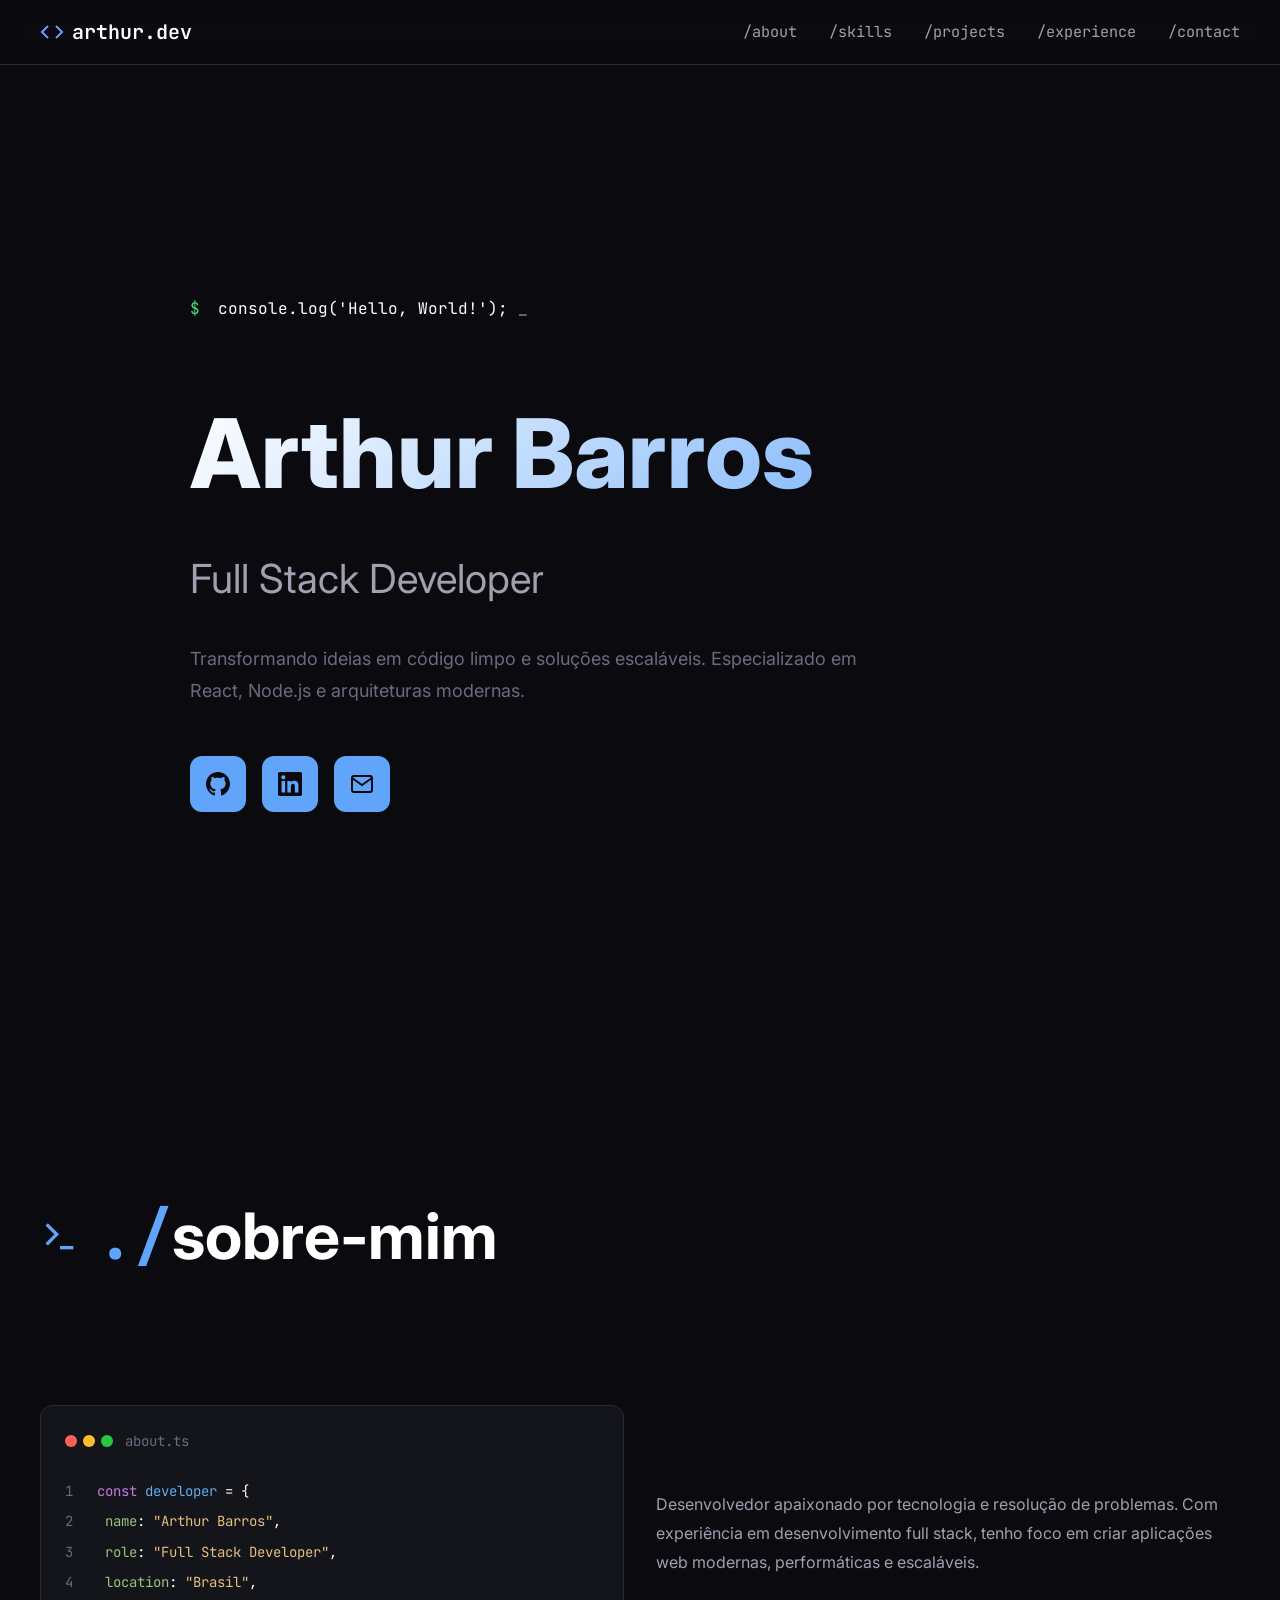
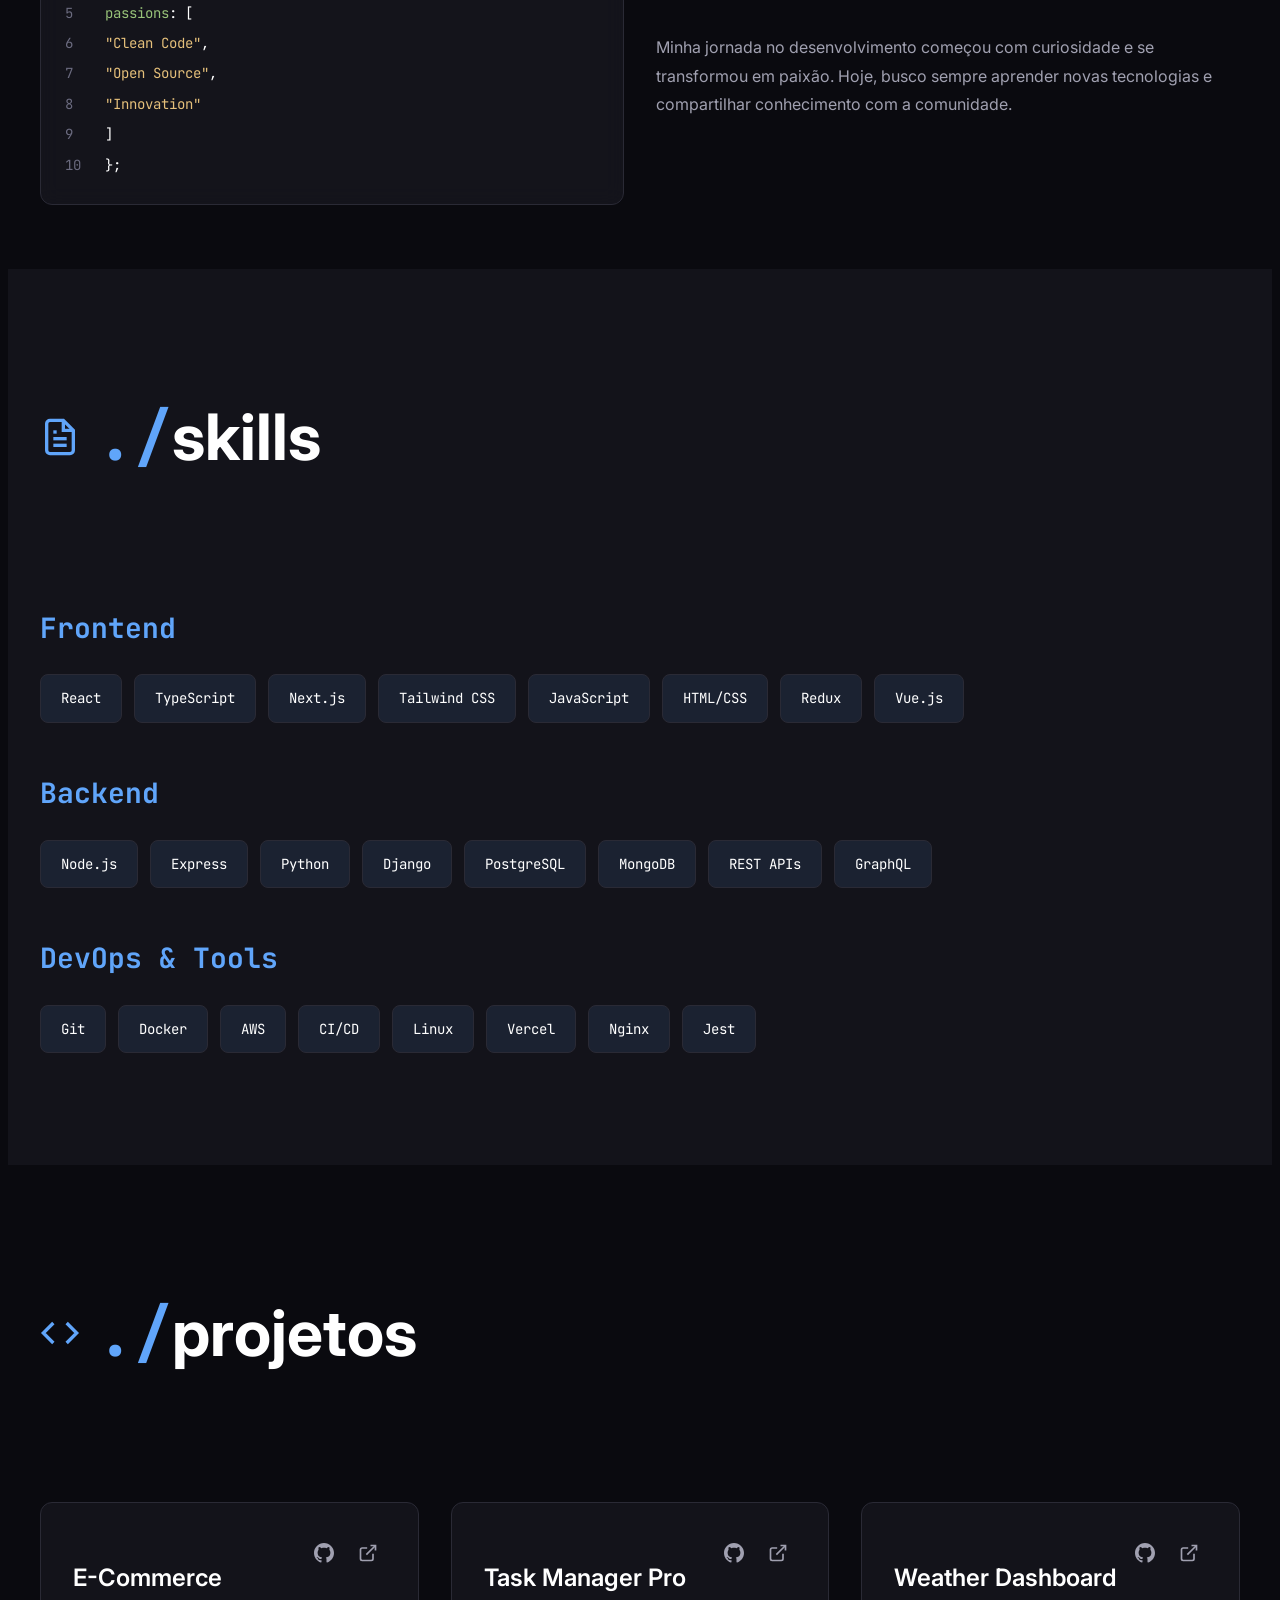
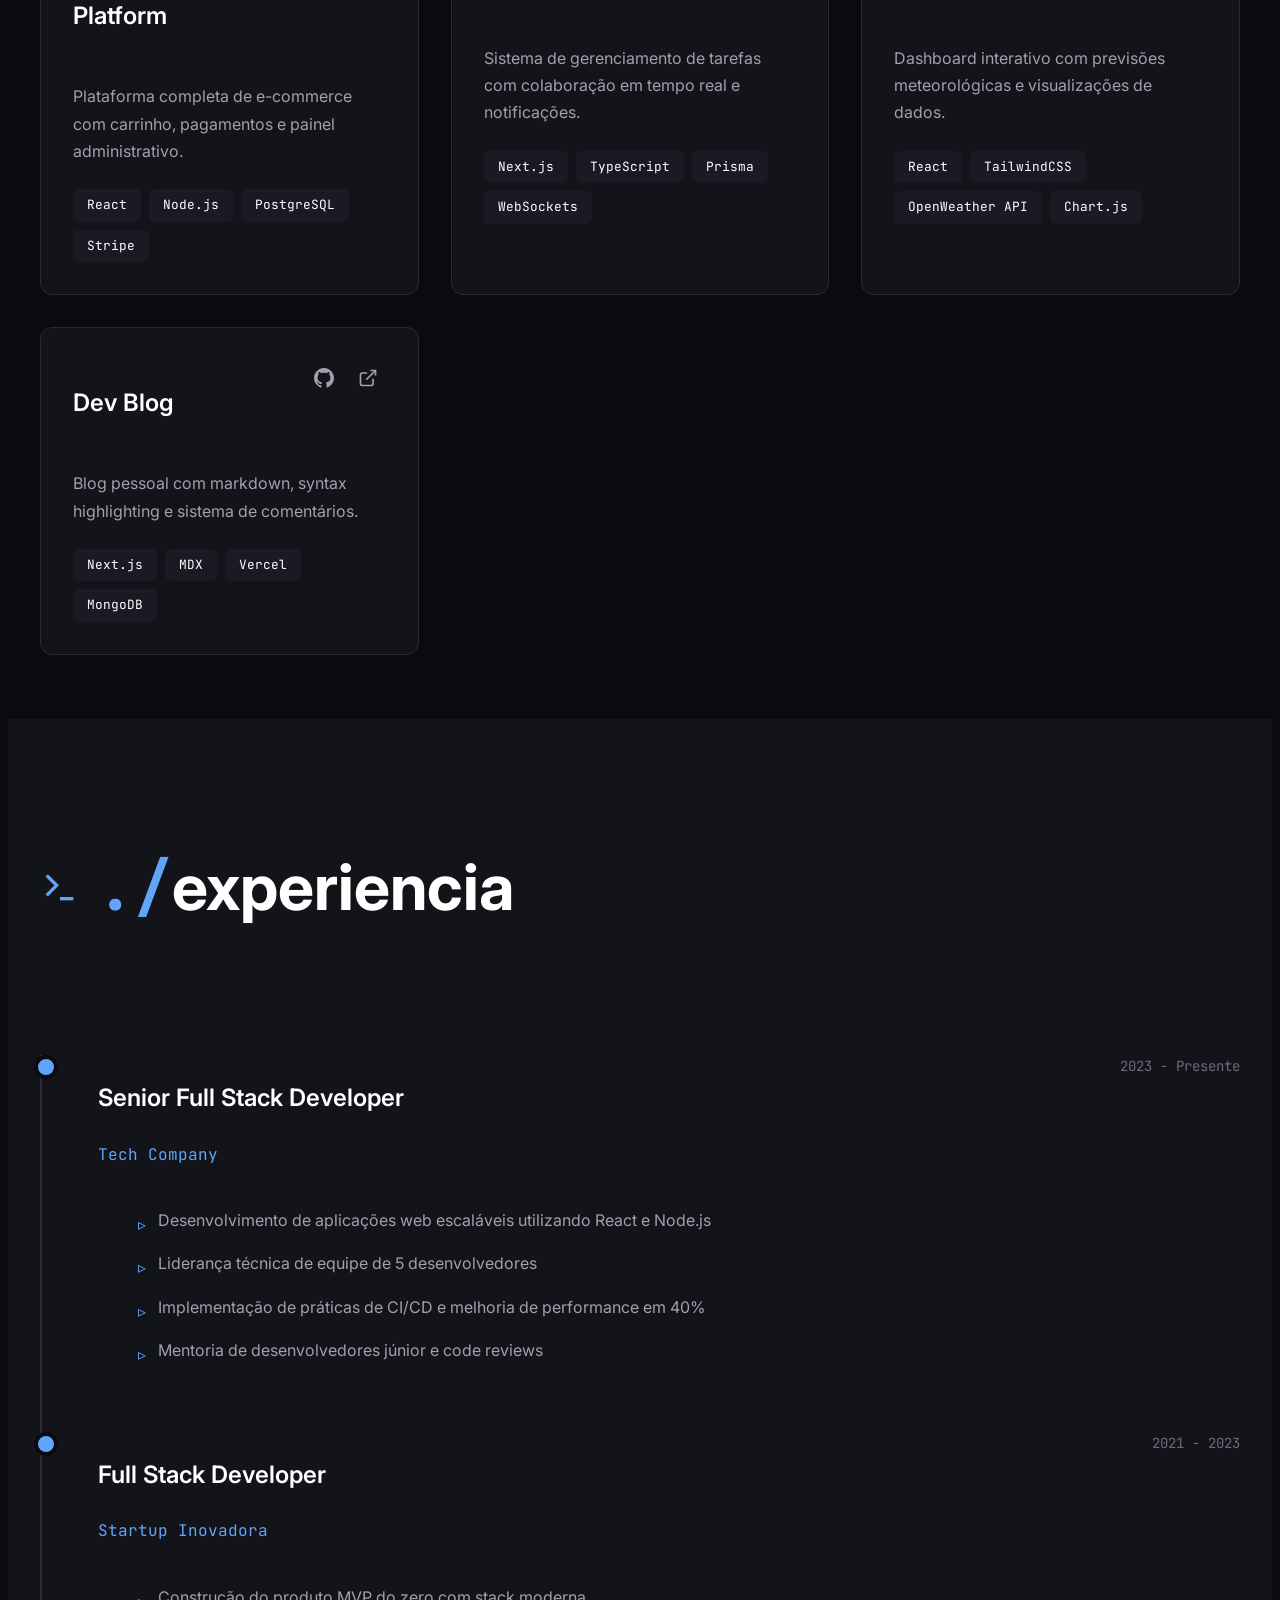
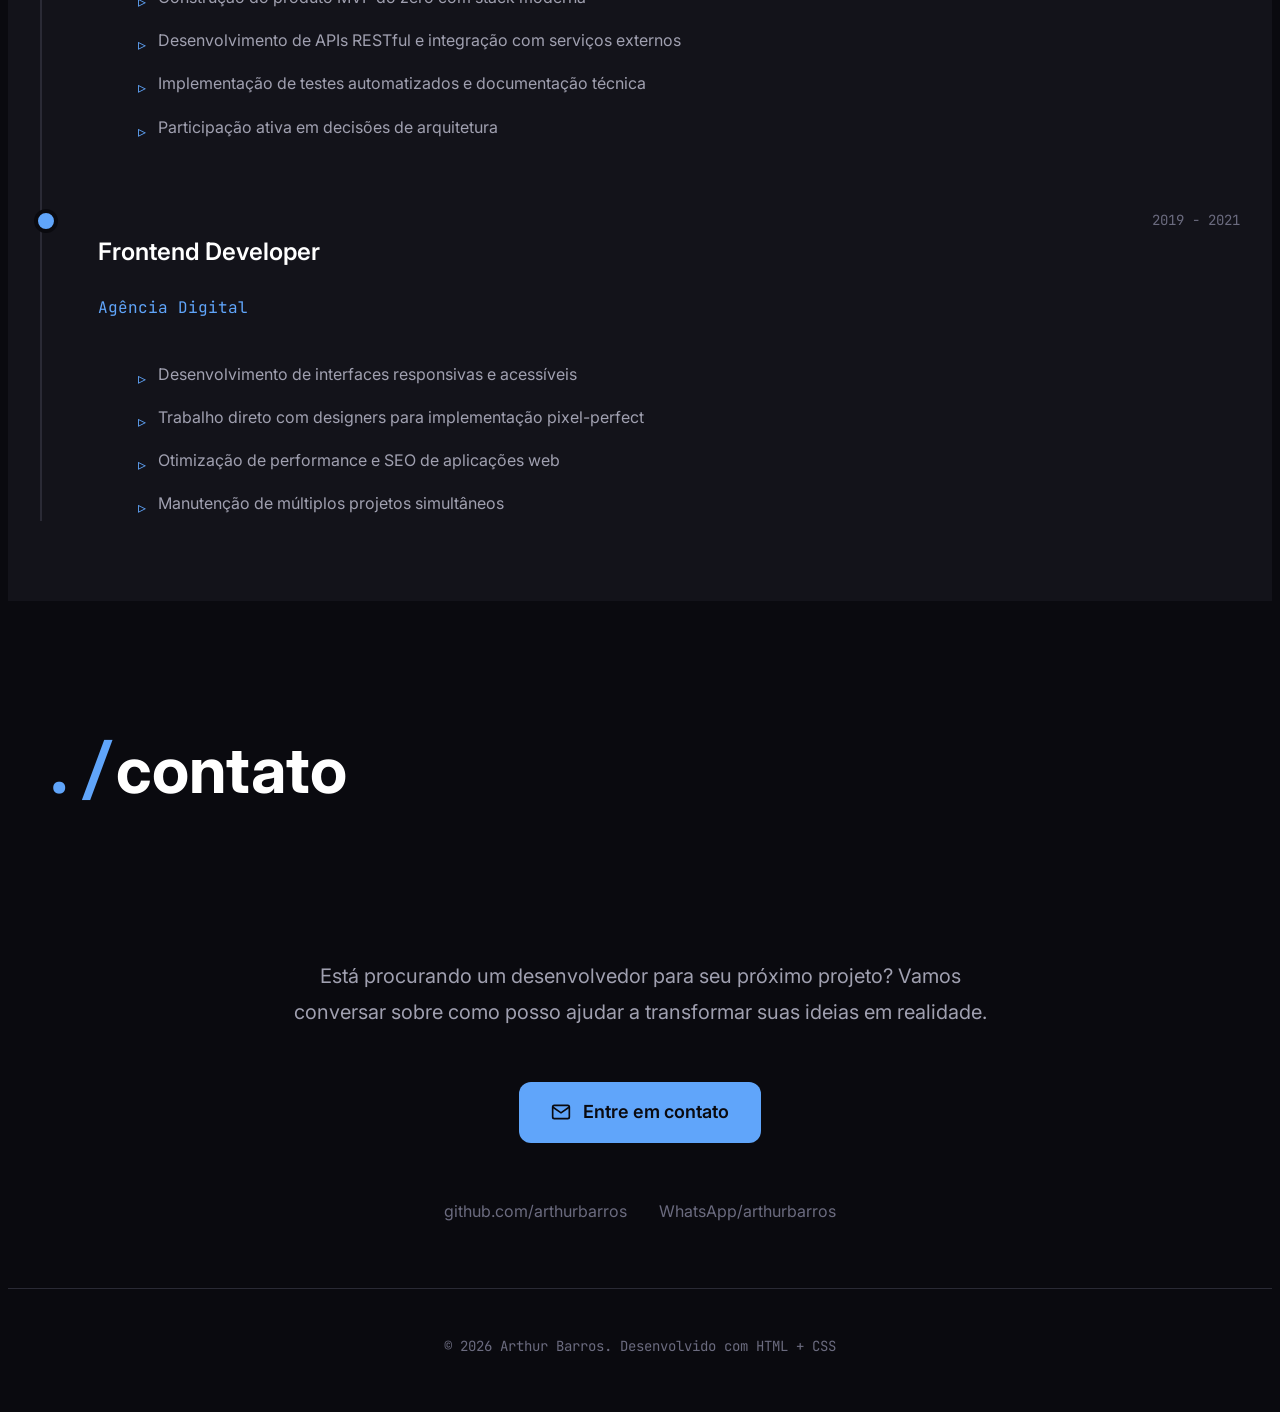
<file: index.html>
<!DOCTYPE html>
<html lang="pt-BR">

<head>
    <meta charset="UTF-8">
    <title>Portfólio Daniel Desenvolvedor</title>

    <meta name="description" content="Site de portfólio com projetos HTML CSS e JavaScript">
    <link rel="stylesheet" href="styles/style.css">
    <link rel="preconnect" href="https://fonts.googleapis.com">
    <link rel="preconnect" href="https://fonts.gstatic.com" crossorigin>
    <link
        href="https://fonts.googleapis.com/css2?family=Inter:wght@400;500;600;700;800&family=JetBrains+Mono:wght@400;500;600&display=swap"
        rel="stylesheet">
</head>

<body>

    <nav class="navbar">
        <div class="nav-container">
            <div class="nav-logo">
                <svg class="logo-icon" width="24" height="24" viewBox="0 0 24 24" fill="none" stroke="currentColor"
                    stroke-width="2">
                    <polyline points="16 18 22 12 16 6"></polyline>
                    <polyline points="8 6 2 12 8 18"></polyline>
                </svg>
                <span>arthur.dev</span>
            </div>
            <div class="nav-links">
                <a href="#about">/about</a>
                <a href="#skills">/skills</a>
                <a href="#projects">/projects</a>
                <a href="#experience">/experience</a>
                <a href="#contact">/contact</a>
            </div>
        </div>
    </nav>

    <!-- Hero Section -->
    <section class="hero">
        <div class="hero-container">
            <div class="terminal-line">
                <span class="terminal-prompt">$</span>
                <span class="terminal-text">console.log('Hello, World!');</span>
                <span class="cursor">_</span>
            </div>
            <h1 class="hero-title">Arthur Barros</h1>
            <p class="hero-subtitle">Full Stack Developer</p>
            <p class="hero-description">
                Transformando ideias em código limpo e soluções escaláveis.
                Especializado em React, Node.js e arquiteturas modernas.
            </p>
            <div class="social-links">
                <a href="https://github.com/arthurxnext-eng?tab=stars" target="_blank" class="social-btn">
                    <svg width="24" height="24" viewBox="0 0 24 24" fill="currentColor">
                        <path
                            d="M12 0c-6.626 0-12 5.373-12 12 0 5.302 3.438 9.8 8.207 11.387.599.111.793-.261.793-.577v-2.234c-3.338.726-4.033-1.416-4.033-1.416-.546-1.387-1.333-1.756-1.333-1.756-1.089-.745.083-.729.083-.729 1.205.084 1.839 1.237 1.839 1.237 1.07 1.834 2.807 1.304 3.492.997.107-.775.418-1.305.762-1.604-2.665-.305-5.467-1.334-5.467-5.931 0-1.311.469-2.381 1.236-3.221-.124-.303-.535-1.524.117-3.176 0 0 1.008-.322 3.301 1.23.957-.266 1.983-.399 3.003-.404 1.02.005 2.047.138 3.006.404 2.291-1.552 3.297-1.23 3.297-1.23.653 1.653.242 2.874.118 3.176.77.84 1.235 1.911 1.235 3.221 0 4.609-2.807 5.624-5.479 5.921.43.372.823 1.102.823 2.222v3.293c0 .319.192.694.801.576 4.765-1.589 8.199-6.086 8.199-11.386 0-6.627-5.373-12-12-12z" />
                    </svg>
                </a>
                <a href="https://linkedin.com" target="_blank" class="social-btn">
                    <svg width="24" height="24" viewBox="0 0 24 24" fill="currentColor">
                        <path
                            d="M20.447 20.452h-3.554v-5.569c0-1.328-.027-3.037-1.852-3.037-1.853 0-2.136 1.445-2.136 2.939v5.667H9.351V9h3.414v1.561h.046c.477-.9 1.637-1.85 3.37-1.85 3.601 0 4.267 2.37 4.267 5.455v6.286zM5.337 7.433c-1.144 0-2.063-.926-2.063-2.065 0-1.138.92-2.063 2.063-2.063 1.14 0 2.064.925 2.064 2.063 0 1.139-.925 2.065-2.064 2.065zm1.782 13.019H3.555V9h3.564v11.452zM22.225 0H1.771C.792 0 0 .774 0 1.729v20.542C0 23.227.792 24 1.771 24h20.451C23.2 24 24 23.227 24 22.271V1.729C24 .774 23.2 0 22.222 0h.003z" />
                    </svg>
                </a>
                <a href="mailto:arthur@example.com" class="social-btn">
                    <svg width="24" height="24" viewBox="0 0 24 24" fill="none" stroke="currentColor" stroke-width="2">
                        <path d="M4 4h16c1.1 0 2 .9 2 2v12c0 1.1-.9 2-2 2H4c-1.1 0-2-.9-2-2V6c0-1.1.9-2 2-2z"></path>
                        <polyline points="22,6 12,13 2,6"></polyline>
                    </svg>
                </a>
            </div>
        </div>
    </section>

    <!-- About Section -->
    <section id="about" class="section">
        <div class="container">
            <div class="section-header">
                <svg class="section-icon" width="40" height="40" viewBox="0 0 24 24" fill="none" stroke="currentColor"
                    stroke-width="2">
                    <polyline points="4 17 10 11 4 5"></polyline>
                    <line x1="12" y1="19" x2="20" y2="19"></line>
                </svg>
                <h2><span class="text-primary">./</span>sobre-mim</h2>
            </div>

            <div class="grid-2">
                <div class="code-block">
                    <div class="code-header">
                        <div class="window-controls">
                            <span class="dot dot-red"></span>
                            <span class="dot dot-yellow"></span>
                            <span class="dot dot-green"></span>
                        </div>
                        <span class="code-title">about.ts</span>
                    </div>
                    <div class="code-content">
                        <div class="code-line"><span class="line-number">1</span><span class="keyword">const</span>
                            <span class="variable">developer</span> = {
                        </div>
                        <div class="code-line"><span class="line-number">2</span> <span class="property">name</span>:
                            <span class="string">"Arthur Barros"</span>,
                        </div>
                        <div class="code-line"><span class="line-number">3</span> <span class="property">role</span>:
                            <span class="string">"Full Stack Developer"</span>,
                        </div>
                        <div class="code-line"><span class="line-number">4</span> <span
                                class="property">location</span>: <span class="string">"Brasil"</span>,</div>
                        <div class="code-line"><span class="line-number">5</span> <span
                                class="property">passions</span>: [</div>
                        <div class="code-line"><span class="line-number">6</span> <span class="string">"Clean
                                Code"</span>,</div>
                        <div class="code-line"><span class="line-number">7</span> <span class="string">"Open
                                Source"</span>,</div>
                        <div class="code-line"><span class="line-number">8</span> <span
                                class="string">"Innovation"</span></div>
                        <div class="code-line"><span class="line-number">9</span> ]</div>
                        <div class="code-line"><span class="line-number">10</span>};</div>
                    </div>
                </div>

                <div class="about-text">
                    <p>
                        Desenvolvedor apaixonado por tecnologia e resolução de problemas. Com experiência
                        em desenvolvimento full stack, tenho foco em criar aplicações web modernas,
                        performáticas e escaláveis.
                    </p>
                    <p>
                        Minha jornada no desenvolvimento começou com curiosidade e se transformou em
                        paixão. Hoje, busco sempre aprender novas tecnologias e compartilhar conhecimento
                        com a comunidade.
                    </p>
                </div>
            </div>
        </div>
    </section>

    <section id="skills" class="section section-alt">
        <div class="container">
            <div class="section-header">
                <svg class="section-icon" width="40" height="40" viewBox="0 0 24 24" fill="none" stroke="currentColor"
                    stroke-width="2">
                    <path d="M14 2H6a2 2 0 0 0-2 2v16a2 2 0 0 0 2 2h12a2 2 0 0 0 2-2V8z"></path>
                    <polyline points="14 2 14 8 20 8"></polyline>
                    <line x1="16" y1="13" x2="8" y2="13"></line>
                    <line x1="16" y1="17" x2="8" y2="17"></line>
                    <polyline points="10 9 9 9 8 9"></polyline>
                </svg>
                <h2><span class="text-primary">./</span>skills</h2>
            </div>

            <div class="skills-section">
                <h3 class="skills-category">Frontend</h3>
                <div class="skills-grid">
                    <span class="skill-tag">React</span>
                    <span class="skill-tag">TypeScript</span>
                    <span class="skill-tag">Next.js</span>
                    <span class="skill-tag">Tailwind CSS</span>
                    <span class="skill-tag">JavaScript</span>
                    <span class="skill-tag">HTML/CSS</span>
                    <span class="skill-tag">Redux</span>
                    <span class="skill-tag">Vue.js</span>
                </div>
            </div>

            <div class="skills-section">
                <h3 class="skills-category">Backend</h3>
                <div class="skills-grid">
                    <span class="skill-tag">Node.js</span>
                    <span class="skill-tag">Express</span>
                    <span class="skill-tag">Python</span>
                    <span class="skill-tag">Django</span>
                    <span class="skill-tag">PostgreSQL</span>
                    <span class="skill-tag">MongoDB</span>
                    <span class="skill-tag">REST APIs</span>
                    <span class="skill-tag">GraphQL</span>
                </div>
            </div>

            <div class="skills-section">
                <h3 class="skills-category">DevOps & Tools</h3>
                <div class="skills-grid">
                    <span class="skill-tag">Git</span>
                    <span class="skill-tag">Docker</span>
                    <span class="skill-tag">AWS</span>
                    <span class="skill-tag">CI/CD</span>
                    <span class="skill-tag">Linux</span>
                    <span class="skill-tag">Vercel</span>
                    <span class="skill-tag">Nginx</span>
                    <span class="skill-tag">Jest</span>
                </div>
            </div>
        </div>
    </section>

    <!-- Projects Section -->
    <section id="projects" class="section">
        <div class="container">
            <div class="section-header">
                <svg class="section-icon" width="40" height="40" viewBox="0 0 24 24" fill="none" stroke="currentColor"
                    stroke-width="2">
                    <polyline points="16 18 22 12 16 6"></polyline>
                    <polyline points="8 6 2 12 8 18"></polyline>
                </svg>
                <h2><span class="text-primary">./</span>projetos</h2>
            </div>

            <div class="grid-2">
                <div class="project-card">
                    <div class="project-header">
                        <h3>E-Commerce Platform</h3>
                        <div class="project-links">
                            <a href="https://github.com" target="_blank" class="icon-btn">
                                <svg width="20" height="20" viewBox="0 0 24 24" fill="currentColor">
                                    <path
                                        d="M12 0c-6.626 0-12 5.373-12 12 0 5.302 3.438 9.8 8.207 11.387.599.111.793-.261.793-.577v-2.234c-3.338.726-4.033-1.416-4.033-1.416-.546-1.387-1.333-1.756-1.333-1.756-1.089-.745.083-.729.083-.729 1.205.084 1.839 1.237 1.839 1.237 1.07 1.834 2.807 1.304 3.492.997.107-.775.418-1.305.762-1.604-2.665-.305-5.467-1.334-5.467-5.931 0-1.311.469-2.381 1.236-3.221-.124-.303-.535-1.524.117-3.176 0 0 1.008-.322 3.301 1.23.957-.266 1.983-.399 3.003-.404 1.02.005 2.047.138 3.006.404 2.291-1.552 3.297-1.23 3.297-1.23.653 1.653.242 2.874.118 3.176.77.84 1.235 1.911 1.235 3.221 0 4.609-2.807 5.624-5.479 5.921.43.372.823 1.102.823 2.222v3.293c0 .319.192.694.801.576 4.765-1.589 8.199-6.086 8.199-11.386 0-6.627-5.373-12-12-12z" />
                                </svg>
                            </a>
                            <a href="https://example.com" target="_blank" class="icon-btn">
                                <svg width="20" height="20" viewBox="0 0 24 24" fill="none" stroke="currentColor"
                                    stroke-width="2">
                                    <path d="M18 13v6a2 2 0 0 1-2 2H5a2 2 0 0 1-2-2V8a2 2 0 0 1 2-2h6"></path>
                                    <polyline points="15 3 21 3 21 9"></polyline>
                                    <line x1="10" y1="14" x2="21" y2="3"></line>
                                </svg>
                            </a>
                        </div>
                    </div>
                    <p class="project-description">
                        Plataforma completa de e-commerce com carrinho, pagamentos e painel administrativo.
                    </p>
                    <div class="tech-tags">
                        <span class="tech-tag">React</span>
                        <span class="tech-tag">Node.js</span>
                        <span class="tech-tag">PostgreSQL</span>
                        <span class="tech-tag">Stripe</span>
                    </div>
                </div>

                <div class="project-card">
                    <div class="project-header">
                        <h3>Task Manager Pro</h3>
                        <div class="project-links">
                            <a href="https://github.com" target="_blank" class="icon-btn">
                                <svg width="20" height="20" viewBox="0 0 24 24" fill="currentColor">
                                    <path
                                        d="M12 0c-6.626 0-12 5.373-12 12 0 5.302 3.438 9.8 8.207 11.387.599.111.793-.261.793-.577v-2.234c-3.338.726-4.033-1.416-4.033-1.416-.546-1.387-1.333-1.756-1.333-1.756-1.089-.745.083-.729.083-.729 1.205.084 1.839 1.237 1.839 1.237 1.07 1.834 2.807 1.304 3.492.997.107-.775.418-1.305.762-1.604-2.665-.305-5.467-1.334-5.467-5.931 0-1.311.469-2.381 1.236-3.221-.124-.303-.535-1.524.117-3.176 0 0 1.008-.322 3.301 1.23.957-.266 1.983-.399 3.003-.404 1.02.005 2.047.138 3.006.404 2.291-1.552 3.297-1.23 3.297-1.23.653 1.653.242 2.874.118 3.176.77.84 1.235 1.911 1.235 3.221 0 4.609-2.807 5.624-5.479 5.921.43.372.823 1.102.823 2.222v3.293c0 .319.192.694.801.576 4.765-1.589 8.199-6.086 8.199-11.386 0-6.627-5.373-12-12-12z" />
                                </svg>
                            </a>
                            <a href="https://example.com" target="_blank" class="icon-btn">
                                <svg width="20" height="20" viewBox="0 0 24 24" fill="none" stroke="currentColor"
                                    stroke-width="2">
                                    <path d="M18 13v6a2 2 0 0 1-2 2H5a2 2 0 0 1-2-2V8a2 2 0 0 1 2-2h6"></path>
                                    <polyline points="15 3 21 3 21 9"></polyline>
                                    <line x1="10" y1="14" x2="21" y2="3"></line>
                                </svg>
                            </a>
                        </div>
                    </div>
                    <p class="project-description">
                        Sistema de gerenciamento de tarefas com colaboração em tempo real e notificações.
                    </p>
                    <div class="tech-tags">
                        <span class="tech-tag">Next.js</span>
                        <span class="tech-tag">TypeScript</span>
                        <span class="tech-tag">Prisma</span>
                        <span class="tech-tag">WebSockets</span>
                    </div>
                </div>

                <div class="project-card">
                    <div class="project-header">
                        <h3>Weather Dashboard</h3>
                        <div class="project-links">
                            <a href="https://github.com" target="_blank" class="icon-btn">
                                <svg width="20" height="20" viewBox="0 0 24 24" fill="currentColor">
                                    <path
                                        d="M12 0c-6.626 0-12 5.373-12 12 0 5.302 3.438 9.8 8.207 11.387.599.111.793-.261.793-.577v-2.234c-3.338.726-4.033-1.416-4.033-1.416-.546-1.387-1.333-1.756-1.333-1.756-1.089-.745.083-.729.083-.729 1.205.084 1.839 1.237 1.839 1.237 1.07 1.834 2.807 1.304 3.492.997.107-.775.418-1.305.762-1.604-2.665-.305-5.467-1.334-5.467-5.931 0-1.311.469-2.381 1.236-3.221-.124-.303-.535-1.524.117-3.176 0 0 1.008-.322 3.301 1.23.957-.266 1.983-.399 3.003-.404 1.02.005 2.047.138 3.006.404 2.291-1.552 3.297-1.23 3.297-1.23.653 1.653.242 2.874.118 3.176.77.84 1.235 1.911 1.235 3.221 0 4.609-2.807 5.624-5.479 5.921.43.372.823 1.102.823 2.222v3.293c0 .319.192.694.801.576 4.765-1.589 8.199-6.086 8.199-11.386 0-6.627-5.373-12-12-12z" />
                                </svg>
                            </a>
                            <a href="https://example.com" target="_blank" class="icon-btn">
                                <svg width="20" height="20" viewBox="0 0 24 24" fill="none" stroke="currentColor"
                                    stroke-width="2">
                                    <path d="M18 13v6a2 2 0 0 1-2 2H5a2 2 0 0 1-2-2V8a2 2 0 0 1 2-2h6"></path>
                                    <polyline points="15 3 21 3 21 9"></polyline>
                                    <line x1="10" y1="14" x2="21" y2="3"></line>
                                </svg>
                            </a>
                        </div>
                    </div>
                    <p class="project-description">
                        Dashboard interativo com previsões meteorológicas e visualizações de dados.
                    </p>
                    <div class="tech-tags">
                        <span class="tech-tag">React</span>
                        <span class="tech-tag">TailwindCSS</span>
                        <span class="tech-tag">OpenWeather API</span>
                        <span class="tech-tag">Chart.js</span>
                    </div>
                </div>

                <div class="project-card">
                    <div class="project-header">
                        <h3>Dev Blog</h3>
                        <div class="project-links">
                            <a href="https://github.com" target="_blank" class="icon-btn">
                                <svg width="20" height="20" viewBox="0 0 24 24" fill="currentColor">
                                    <path
                                        d="M12 0c-6.626 0-12 5.373-12 12 0 5.302 3.438 9.8 8.207 11.387.599.111.793-.261.793-.577v-2.234c-3.338.726-4.033-1.416-4.033-1.416-.546-1.387-1.333-1.756-1.333-1.756-1.089-.745.083-.729.083-.729 1.205.084 1.839 1.237 1.839 1.237 1.07 1.834 2.807 1.304 3.492.997.107-.775.418-1.305.762-1.604-2.665-.305-5.467-1.334-5.467-5.931 0-1.311.469-2.381 1.236-3.221-.124-.303-.535-1.524.117-3.176 0 0 1.008-.322 3.301 1.23.957-.266 1.983-.399 3.003-.404 1.02.005 2.047.138 3.006.404 2.291-1.552 3.297-1.23 3.297-1.23.653 1.653.242 2.874.118 3.176.77.84 1.235 1.911 1.235 3.221 0 4.609-2.807 5.624-5.479 5.921.43.372.823 1.102.823 2.222v3.293c0 .319.192.694.801.576 4.765-1.589 8.199-6.086 8.199-11.386 0-6.627-5.373-12-12-12z" />
                                </svg>
                            </a>
                            <a href="https://example.com" target="_blank" class="icon-btn">
                                <svg width="20" height="20" viewBox="0 0 24 24" fill="none" stroke="currentColor"
                                    stroke-width="2">
                                    <path d="M18 13v6a2 2 0 0 1-2 2H5a2 2 0 0 1-2-2V8a2 2 0 0 1 2-2h6"></path>
                                    <polyline points="15 3 21 3 21 9"></polyline>
                                    <line x1="10" y1="14" x2="21" y2="3"></line>
                                </svg>
                            </a>
                        </div>
                    </div>
                    <p class="project-description">
                        Blog pessoal com markdown, syntax highlighting e sistema de comentários.
                    </p>
                    <div class="tech-tags">
                        <span class="tech-tag">Next.js</span>
                        <span class="tech-tag">MDX</span>
                        <span class="tech-tag">Vercel</span>
                        <span class="tech-tag">MongoDB</span>
                    </div>
                </div>
            </div>
        </div>
    </section>

    <section id="experience" class="section section-alt">
        <div class="container">
            <div class="section-header">
                <svg class="section-icon" width="40" height="40" viewBox="0 0 24 24" fill="none" stroke="currentColor"
                    stroke-width="2">
                    <polyline points="4 17 10 11 4 5"></polyline>
                    <line x1="12" y1="19" x2="20" y2="19"></line>
                </svg>
                <h2><span class="text-primary">./</span>experiencia</h2>
            </div>

            <div class="timeline">
                <div class="timeline-item">
                    <div class="timeline-dot"></div>
                    <div class="timeline-content">
                        <div class="experience-header">
                            <div>
                                <h3>Senior Full Stack Developer</h3>
                                <p class="company">Tech Company</p>
                            </div>
                            <span class="period">2023 - Presente</span>
                        </div>
                        <ul class="experience-list">
                            <li>Desenvolvimento de aplicações web escaláveis utilizando React e Node.js</li>
                            <li>Liderança técnica de equipe de 5 desenvolvedores</li>
                            <li>Implementação de práticas de CI/CD e melhoria de performance em 40%</li>
                            <li>Mentoria de desenvolvedores júnior e code reviews</li>
                        </ul>
                    </div>
                </div>

                <div class="timeline-item">
                    <div class="timeline-dot"></div>
                    <div class="timeline-content">
                        <div class="experience-header">
                            <div>
                                <h3>Full Stack Developer</h3>
                                <p class="company">Startup Inovadora</p>
                            </div>
                            <span class="period">2021 - 2023</span>
                        </div>
                        <ul class="experience-list">
                            <li>Construção do produto MVP do zero com stack moderna</li>
                            <li>Desenvolvimento de APIs RESTful e integração com serviços externos</li>
                            <li>Implementação de testes automatizados e documentação técnica</li>
                            <li>Participação ativa em decisões de arquitetura</li>
                        </ul>
                    </div>
                </div>

                <div class="timeline-item">
                    <div class="timeline-dot"></div>
                    <div class="timeline-content">
                        <div class="experience-header">
                            <div>
                                <h3>Frontend Developer</h3>
                                <p class="company">Agência Digital</p>
                            </div>
                            <span class="period">2019 - 2021</span>
                        </div>
                        <ul class="experience-list">
                            <li>Desenvolvimento de interfaces responsivas e acessíveis</li>
                            <li>Trabalho direto com designers para implementação pixel-perfect</li>
                            <li>Otimização de performance e SEO de aplicações web</li>
                            <li>Manutenção de múltiplos projetos simultâneos</li>
                        </ul>
                    </div>
                </div>
            </div>
        </div>
    </section>

    <section id="contact" class="section">
        <div class="container contact-container">
            <div class="section-header">
                <h2><span class="text-primary">./</span>contato</h2>
            </div>

            <div class="contact-content">
                <p class="contact-text">
                    Está procurando um desenvolvedor para seu próximo projeto?
                    Vamos conversar sobre como posso ajudar a transformar suas ideias em realidade.
                </p>
                <a href="mailto:arthur@example.com" class="contact-btn">
                    <svg width="20" height="20" viewBox="0 0 24 24" fill="none" stroke="currentColor" stroke-width="2">
                        <path d="M4 4h16c1.1 0 2 .9 2 2v12c0 1.1-.9 2-2 2H4c-1.1 0-2-.9-2-2V6c0-1.1.9-2 2-2z"></path>
                        <polyline points="22,6 12,13 2,6"></polyline>
                    </svg>
                    Entre em contato
                </a>
                <div class="contact-links">
                    <a href="https://github.com/arthurxnext-eng?tab=stars" target="_blank">github.com/arthurbarros</a>
                    <a href="https://w.app/emec_obras_e_servicos" target="_blank">WhatsApp/arthurbarros</a>
                </div>
            </div>
        </div>
    </section>

    <footer class="footer">
        <p>© 2026 Arthur Barros. Desenvolvido com HTML + CSS</p>
    </footer>

    <script src="java.js"></script>
</body>

</html>
</file>
<file: styles/style.css>
-----INICIO CSS-----
* {
    margin: 0;
    padding: 0;
    box-sizing: border-box;
}

:root {
    /* Colors */
    --bg-primary: #0a0a0f;
    --bg-secondary: #13131a;
    --bg-accent: #1a1a24;
    --text-primary: #ffffff;
    --text-secondary: #a0a0b0;
    --text-muted: #6b6b7f;
    --border-color: #2a2a35;
    --accent-color: #60a5fa;
    --accent-hover: #3b82f6;

    /* Code colors */
    --code-keyword: #c678dd;
    --code-variable: #61afef;
    --code-string: #e5c07b;
    --code-property: #98c379;
    --code-comment: #5c6370;

    /* Spacing */
    --spacing-xs: 0.5rem;
    --spacing-sm: 1rem;
    --spacing-md: 1.5rem;
    --spacing-lg: 2rem;
    --spacing-xl: 3rem;
    --spacing-2xl: 4rem;

    /* Font */
    --font-main: 'Inter', -apple-system, BlinkMacSystemFont, 'Segoe UI', sans-serif;
    --font-mono: 'JetBrains Mono', 'Fira Code', 'Monaco', monospace;
}

html {
    scroll-behavior: smooth;
    font-size: 16px;
}

body {
    font-family: var(--font-main);
    background-color: var(--bg-primary);
    color: var(--text-primary);
    line-height: 1.6;
    overflow-x: hidden;
}

/* ============================================
   NAVBAR
   ============================================ */
.navbar {
    position: fixed;
    top: 0;
    left: 0;
    right: 0;
    z-index: 1000;
    background-color: rgba(10, 10, 15, 0.8);
    backdrop-filter: blur(12px);
    border-bottom: 1px solid var(--border-color);
}

.nav-container {
    max-width: 1200px;
    margin: 0 auto;
    padding: 1rem 1.5rem;
    display: flex;
    justify-content: space-between;
    align-items: center;
}

.nav-logo {
    display: flex;
    align-items: center;
    gap: 0.5rem;
    font-family: var(--font-mono);
    font-size: 1.25rem;
    font-weight: 600;
    color: var(--text-primary);
}

.logo-icon {
    color: var(--accent-color);
}

.nav-links {
    display: flex;
    gap: 2rem;
}

.nav-links a {
    font-family: var(--font-mono);
    font-size: 0.95rem;
    color: var(--text-secondary);
    text-decoration: none;
    transition: color 0.3s ease;
}

.nav-links a:hover {
    color: var(--accent-color);
}

/* ============================================
   HERO SECTION
   ============================================ */
.hero {
    min-height: 100vh;
    display: flex;
    align-items: center;
    justify-content: center;
    padding: var(--spacing-2xl) var(--spacing-md);
    padding-top: 6rem;
}

.hero-container {
    max-width: 900px;
    width: 100%;
}

.terminal-line {
    font-family: var(--font-mono);
    font-size: 1rem;
    color: var(--text-secondary);
    margin-bottom: var(--spacing-lg);
}

.terminal-prompt {
    color: #4ade80;
    margin-right: 0.5rem;
}

.terminal-text {
    color: var(--text-primary);
}

.cursor {
    animation: blink 1s infinite;
}

@keyframes blink {
    0%, 50% { opacity: 1; }
    51%, 100% { opacity: 0; }
}

.hero-title {
    font-size: clamp(3rem, 10vw, 6rem);
    font-weight: 800;
    line-height: 1.1;
    margin-bottom: var(--spacing-md);
    background: linear-gradient(135deg, var(--text-primary) 0%, var(--accent-color) 100%);
    -webkit-background-clip: text;
    -webkit-text-fill-color: transparent;
    background-clip: text;
}

.hero-subtitle {
    font-size: clamp(1.5rem, 4vw, 2.5rem);
    color: var(--text-secondary);
    margin-bottom: var(--spacing-lg);
}

.hero-description {
    font-size: 1.125rem;
    color: var(--text-muted);
    max-width: 700px;
    margin-bottom: var(--spacing-xl);
    line-height: 1.8;
}

.social-links {
    display: flex;
    gap: 1rem;
}

.social-btn {
    display: flex;
    align-items: center;
    justify-content: center;
    width: 3.5rem;
    height: 3.5rem;
    background-color: var(--accent-color);
    color: var(--bg-primary);
    border-radius: 0.75rem;
    text-decoration: none;
    transition: all 0.3s ease;
}

.social-btn:hover {
    background-color: var(--accent-hover);
    transform: translateY(-2px);
}

/* ============================================
   SECTIONS
   ============================================ */
.section {
    padding: var(--spacing-2xl) var(--spacing-md);
}

.section-alt {
    background-color: var(--bg-secondary);
}

.container {
    max-width: 1200px;
    margin: 0 auto;
}

.section-header {
    display: flex;
    align-items: center;
    gap: 1rem;
    margin-bottom: var(--spacing-2xl);
}

.section-header h2 {
    font-size: clamp(2.5rem, 5vw, 4rem);
    font-weight: 700;
}

.section-icon {
    color: var(--accent-color);
    flex-shrink: 0;
}

.text-primary {
    color: var(--accent-color);
    font-family: var(--font-mono);
}

/* ============================================
   GRID LAYOUTS
   ============================================ */
.grid-2 {
    display: grid;
    grid-template-columns: repeat(auto-fit, minmax(300px, 1fr));
    gap: var(--spacing-lg);
}

/* ============================================
   CODE BLOCK
   ============================================ */
.code-block {
    background-color: rgba(30, 30, 40, 0.5);
    backdrop-filter: blur(10px);
    border: 1px solid var(--border-color);
    border-radius: 0.75rem;
    padding: var(--spacing-md);
    transition: all 0.3s ease;
}

.code-block:hover {
    border-color: var(--accent-color);
}

.code-header {
    display: flex;
    align-items: center;
    gap: 0.75rem;
    margin-bottom: var(--spacing-md);
}

.window-controls {
    display: flex;
    gap: 0.375rem;
}

.dot {
    width: 0.75rem;
    height: 0.75rem;
    border-radius: 50%;
}

.dot-red { background-color: #ff5f56; }
.dot-yellow { background-color: #ffbd2e; }
.dot-green { background-color: #27c93f; }

.code-title {
    font-family: var(--font-mono);
    font-size: 0.875rem;
    color: var(--text-muted);
}

.code-content {
    font-family: var(--font-mono);
    font-size: 0.875rem;
}

.code-line {
    padding: 0.25rem 0;
}

.line-number {
    color: var(--text-muted);
    margin-right: var(--spacing-md);
    user-select: none;
}

.keyword { color: var(--code-keyword); }
.variable { color: var(--code-variable); }
.string { color: var(--code-string); }
.property { color: var(--code-property); }

/* ============================================
   ABOUT SECTION
   ============================================ */
.about-text {
    display: flex;
    flex-direction: column;
    gap: var(--spacing-md);
    justify-content: center;
}

.about-text p {
    color: var(--text-secondary);
    line-height: 1.8;
}

/* ============================================
   SKILLS SECTION
   ============================================ */
.skills-section {
    margin-bottom: var(--spacing-xl);
}

.skills-category {
    font-size: 1.75rem;
    font-family: var(--font-mono);
    color: var(--accent-color);
    margin-bottom: var(--spacing-md);
}

.skills-grid {
    display: flex;
    flex-wrap: wrap;
    gap: 0.75rem;
}

.skill-tag {
    padding: 0.75rem 1.25rem;
    background-color: rgba(96, 165, 250, 0.1);
    border: 1px solid var(--border-color);
    border-radius: 0.5rem;
    font-family: var(--font-mono);
    font-size: 0.875rem;
    color: var(--text-primary);
    transition: all 0.3s ease;
    cursor: default;
}

.skill-tag:hover {
    background-color: rgba(96, 165, 250, 0.2);
    border-color: var(--accent-color);
    transform: translateY(-2px);
}

/* ============================================
   PROJECT CARDS
   ============================================ */
.project-card {
    background-color: var(--bg-secondary);
    border: 1px solid var(--border-color);
    border-radius: 0.75rem;
    padding: var(--spacing-lg);
    transition: all 0.3s ease;
}

.project-card:hover {
    border-color: var(--accent-color);
    transform: translateY(-5px);
}

.project-header {
    display: flex;
    justify-content: space-between;
    align-items: flex-start;
    margin-bottom: var(--spacing-md);
}

.project-header h3 {
    font-size: 1.5rem;
    font-weight: 600;
}

.project-links {
    display: flex;
    gap: 0.5rem;
}

.icon-btn {
    padding: 0.5rem;
    color: var(--text-secondary);
    background-color: transparent;
    border-radius: 0.5rem;
    transition: all 0.3s ease;
    display: flex;
    align-items: center;
    justify-content: center;
}

.icon-btn:hover {
    background-color: var(--bg-accent);
    color: var(--accent-color);
}

.project-description {
    color: var(--text-secondary);
    margin-bottom: var(--spacing-md);
    line-height: 1.7;
}

.tech-tags {
    display: flex;
    flex-wrap: wrap;
    gap: 0.5rem;
}

.tech-tag {
    padding: 0.375rem 0.875rem;
    background-color: var(--bg-accent);
    color: var(--text-primary);
    border-radius: 0.375rem;
    font-family: var(--font-mono);
    font-size: 0.8rem;
}

/* ============================================
   TIMELINE / EXPERIENCE
   ============================================ */
.timeline {
    position: relative;
}

.timeline-item {
    position: relative;
    padding-left: 2rem;
    padding-bottom: var(--spacing-xl);
    border-left: 2px solid var(--border-color);
    transition: border-color 0.3s ease;
}

.timeline-item:hover {
    border-color: var(--accent-color);
}

.timeline-item:last-child {
    padding-bottom: 0;
}

.timeline-dot {
    position: absolute;
    left: -0.5rem;
    top: 0;
    width: 1rem;
    height: 1rem;
    border-radius: 50%;
    background-color: var(--accent-color);
    border: 4px solid var(--bg-primary);
}

.timeline-content {
    margin-left: var(--spacing-md);
}

.experience-header {
    display: flex;
    justify-content: space-between;
    align-items: flex-start;
    flex-wrap: wrap;
    gap: 0.5rem;
    margin-bottom: var(--spacing-md);
}

.experience-header h3 {
    font-size: 1.5rem;
    font-weight: 600;
}

.company {
    font-family: var(--font-mono);
    color: var(--accent-color);
}

.period {
    font-family: var(--font-mono);
    font-size: 0.875rem;
    color: var(--text-muted);
}

.experience-list {
    list-style: none;
    color: var(--text-secondary);
}

.experience-list li {
    display: flex;
    gap: 0.75rem;
    margin-bottom: 0.75rem;
    line-height: 1.7;
}

.experience-list li::before {
    content: '▹';
    color: var(--accent-color);
    flex-shrink: 0;
    margin-top: 0.25rem;
}

/* ============================================
   CONTACT SECTION
   ============================================ */
.contact-container {
    text-align: center;
}

.contact-content {
    display: flex;
    flex-direction: column;
    align-items: center;
    gap: var(--spacing-lg);
}

.contact-text {
    font-size: 1.25rem;
    color: var(--text-secondary);
    max-width: 700px;
    line-height: 1.8;
}

.contact-btn {
    display: inline-flex;
    align-items: center;
    gap: 0.75rem;
    padding: 1rem 2rem;
    background-color: var(--accent-color);
    color: var(--bg-primary);
    font-size: 1.125rem;
    font-weight: 600;
    border-radius: 0.75rem;
    text-decoration: none;
    transition: all 0.3s ease;
}

.contact-btn:hover {
    background-color: var(--accent-hover);
    transform: scale(1.05);
}

.contact-links {
    display: flex;
    gap: 2rem;
    padding-top: var(--spacing-md);
}

.contact-links a {
    color: var(--text-muted);
    text-decoration: none;
    transition: color 0.3s ease;
}

.contact-links a:hover {
    color: var(--accent-color);
}

/* ============================================
   FOOTER
   ============================================ */
.footer {
    padding: var(--spacing-lg) var(--spacing-md);
    border-top: 1px solid var(--border-color);
    text-align: center;
}

.footer p {
    font-family: var(--font-mono);
    color: var(--text-muted);
    font-size: 0.875rem;
}

/* ============================================
   RESPONSIVE
   ============================================ */
@media (max-width: 768px) {
    .nav-links {
        gap: 1rem;
        font-size: 0.85rem;
    }

    .section-header {
        flex-direction: column;
        align-items: flex-start;
    }

    .grid-2 {
        grid-template-columns: 1fr;
    }

    .experience-header {
        flex-direction: column;
    }

    .contact-links {
        flex-direction: column;
        gap: 0.5rem;
    }
}

@media (max-width: 480px) {
    .nav-links {
        display: none;
    }

    .hero {
        padding-top: 4rem;
    }

    .social-links {
        flex-wrap: wrap;
    }
}

/* ============================================
   ANIMATIONS
   ============================================ */
@keyframes fadeInUp {
    from {
        opacity: 0;
        transform: translateY(30px);
    }
    to {
        opacity: 1;
        transform: translateY(0);
    }
}

.fade-in-up {
    animation: fadeInUp 0.6s ease-out;
}

/* Scroll reveal animations */
.reveal {
    opacity: 0;
    transform: translateY(30px);
    transition: all 0.6s ease-out;
}

.reveal.active {
    opacity: 1;
    transform: translateY(0);
}
</file>
